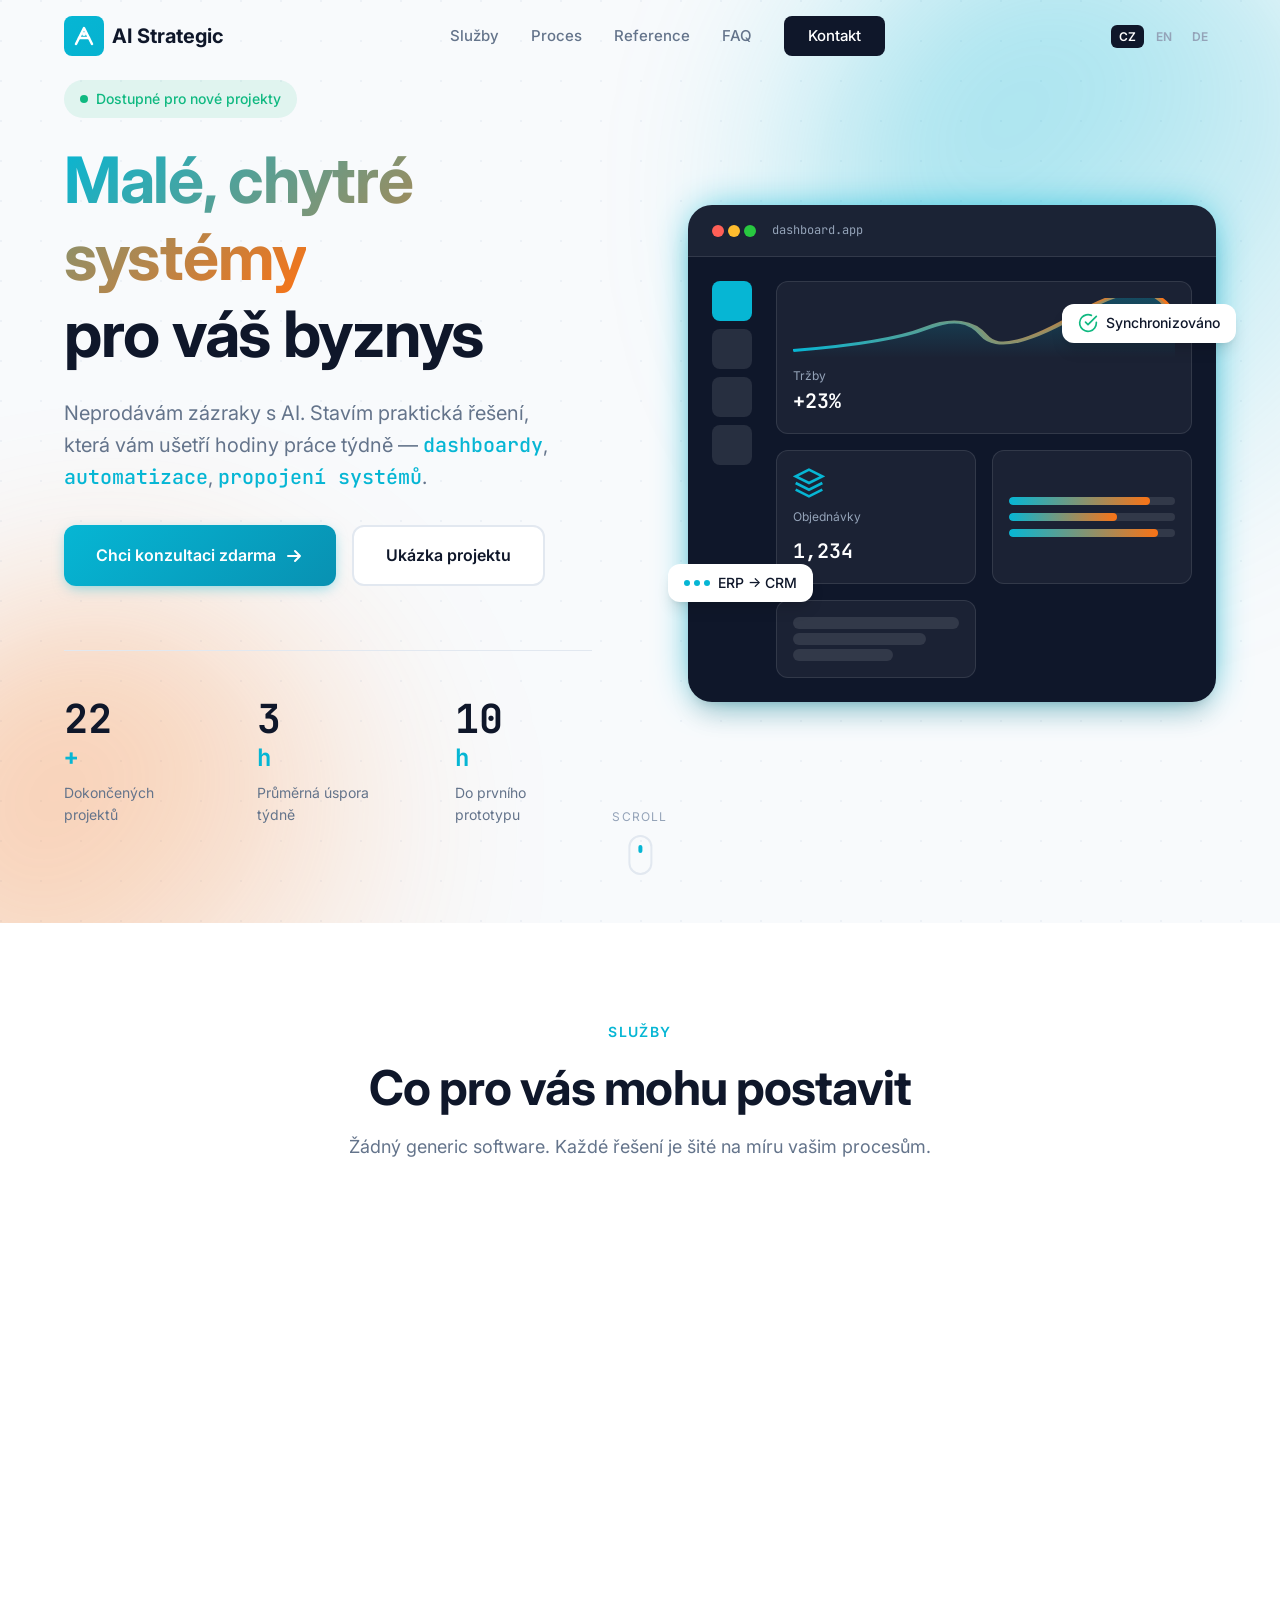
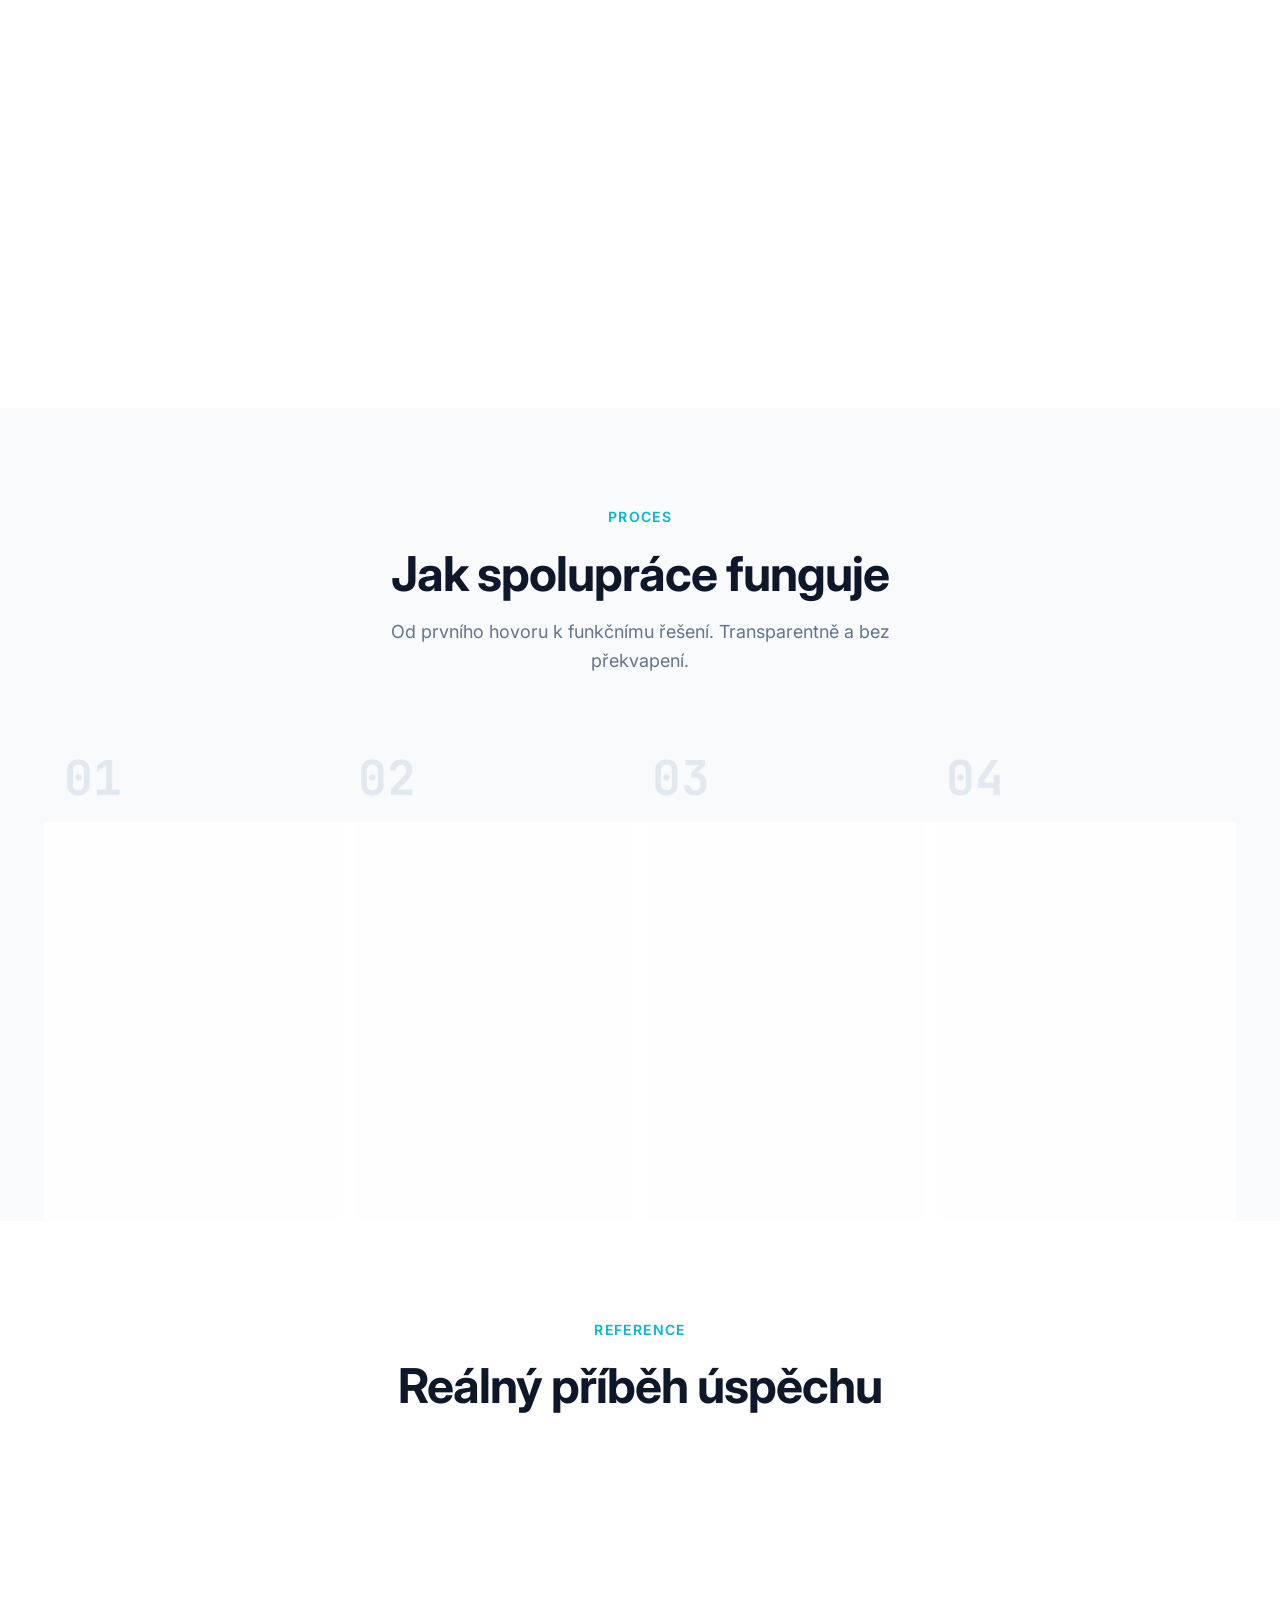
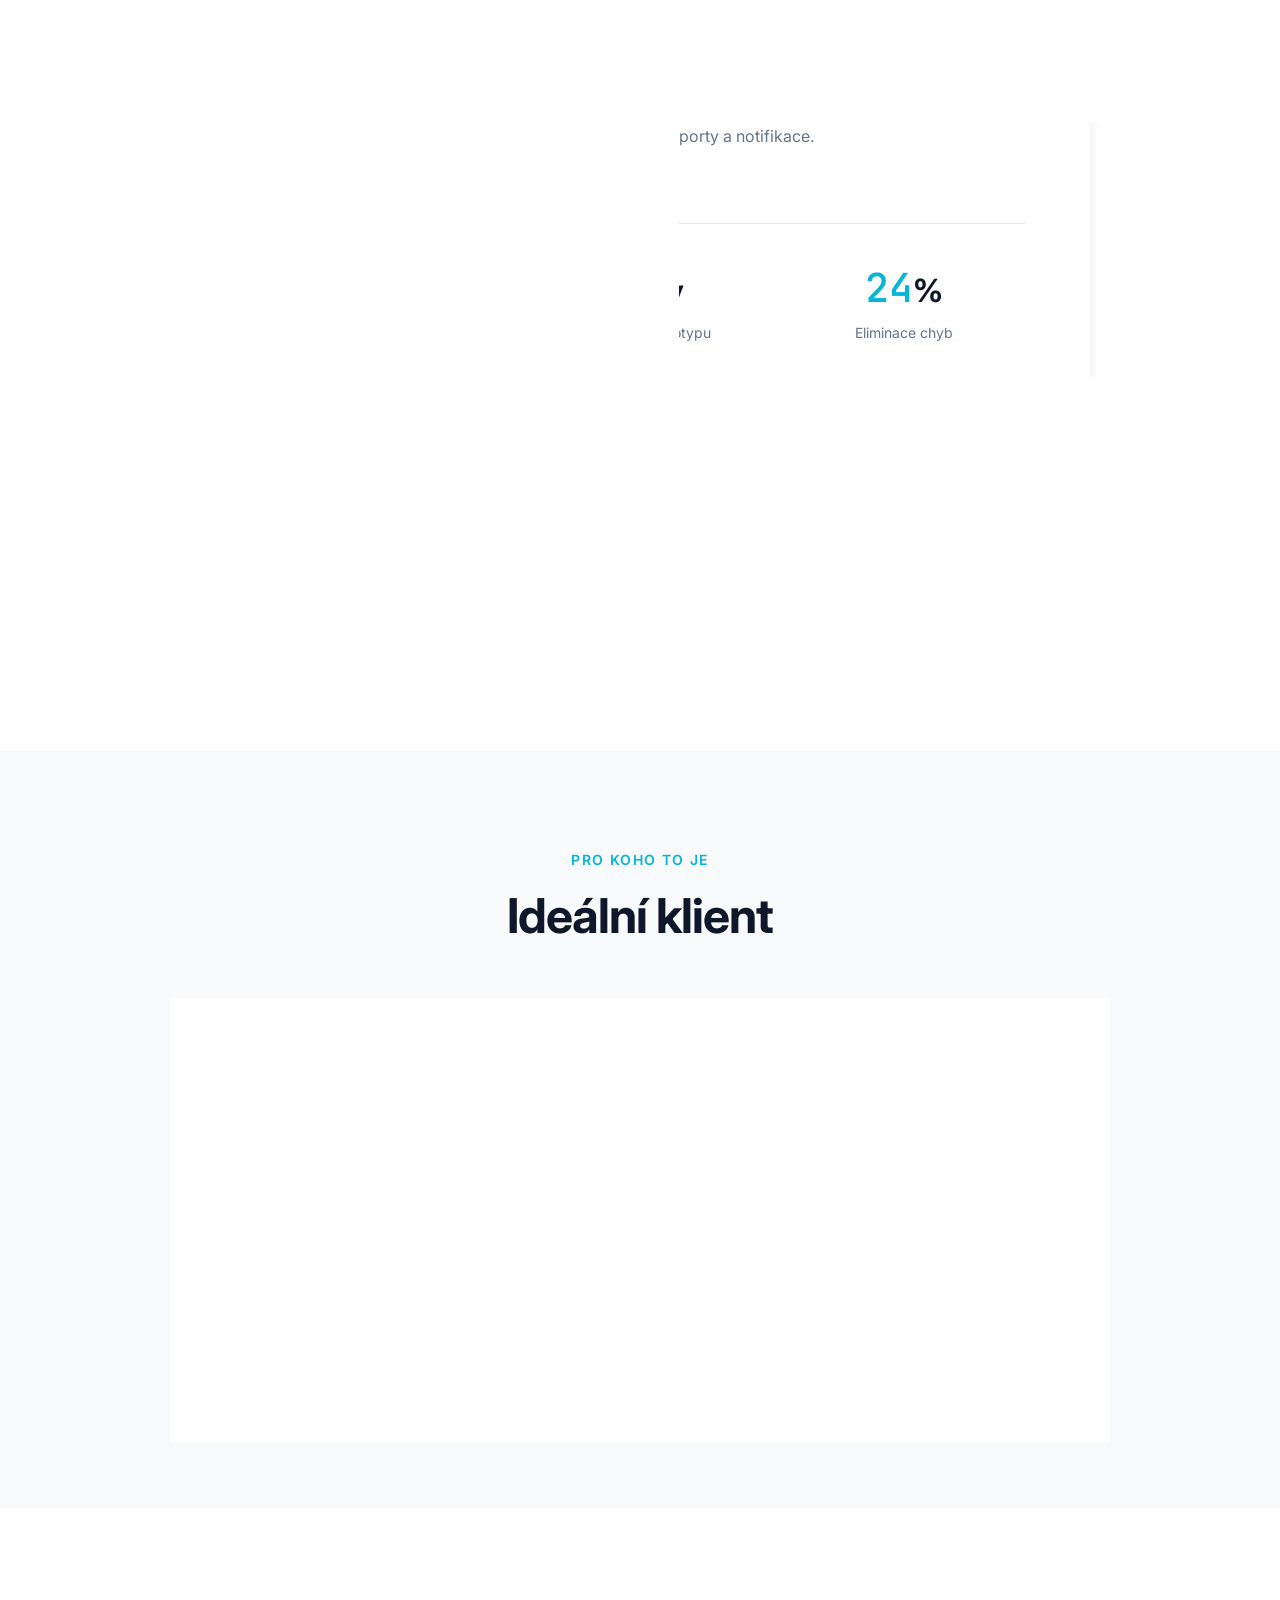
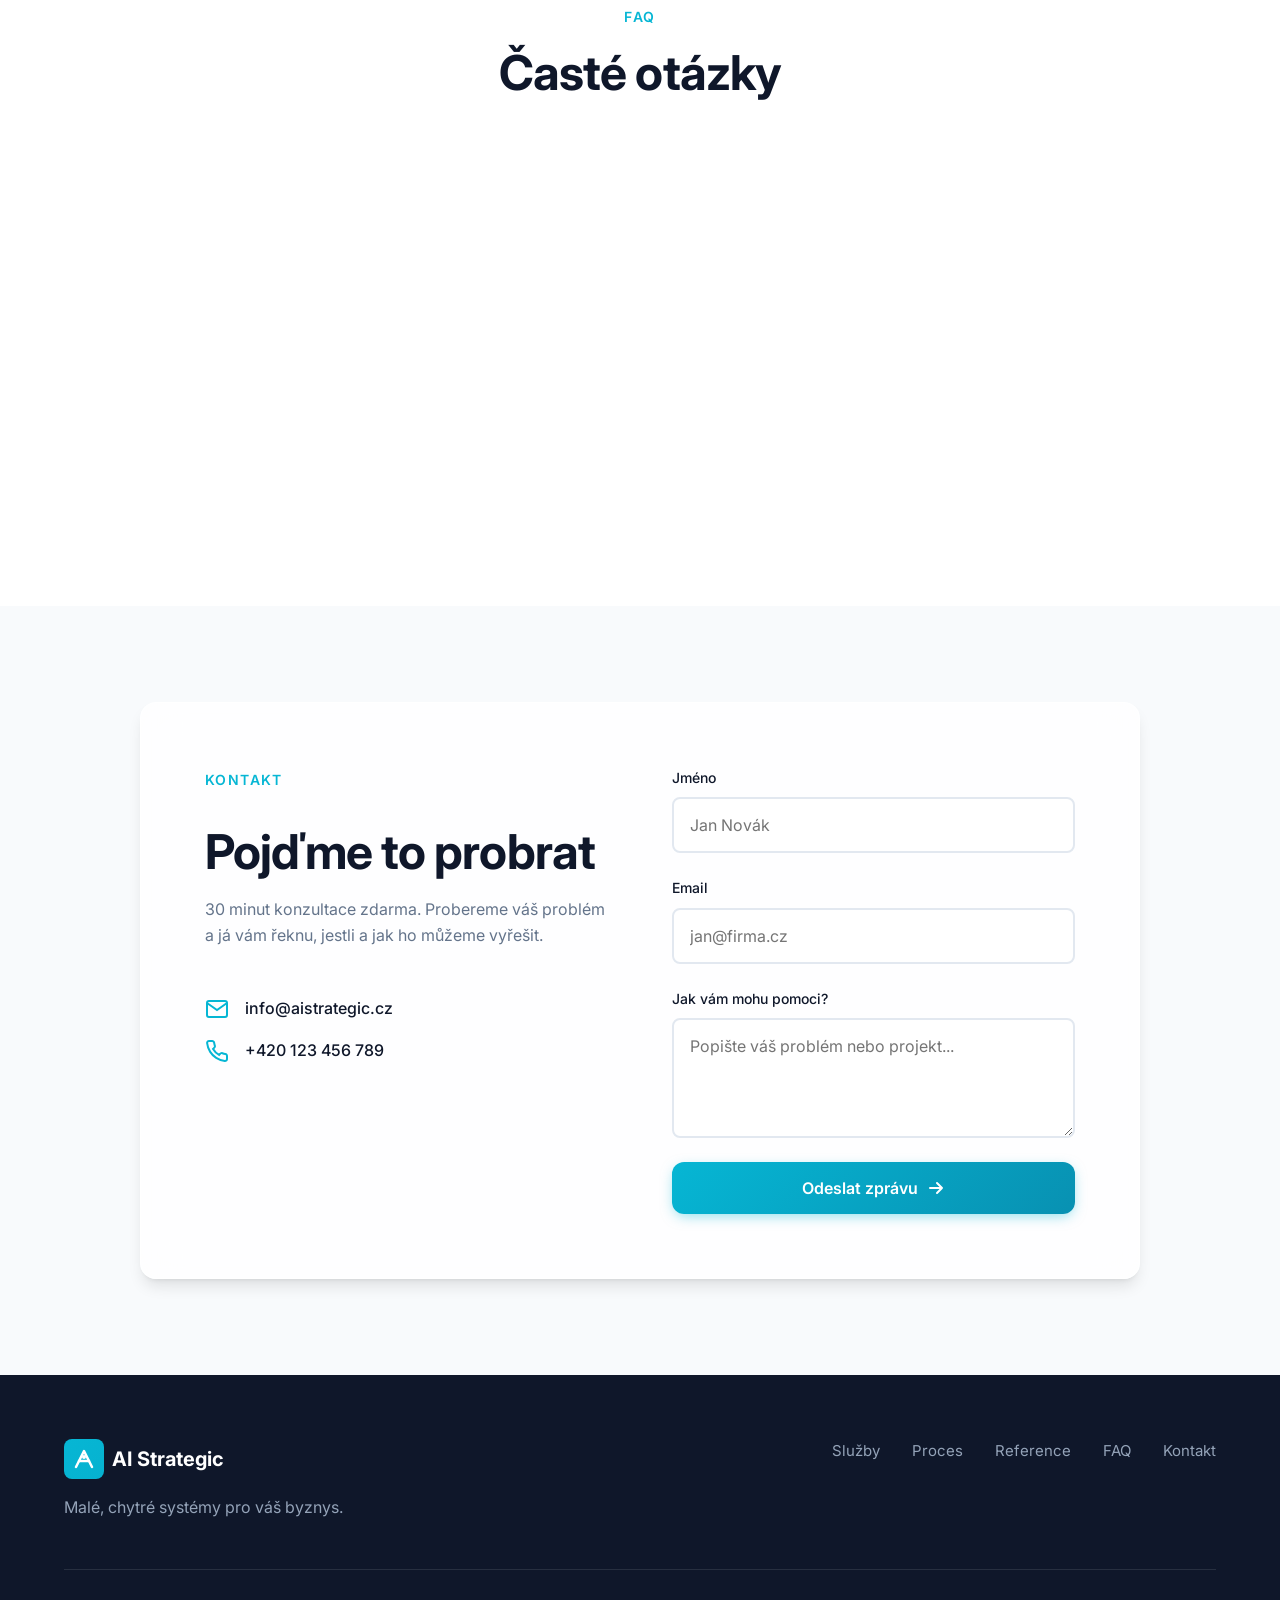
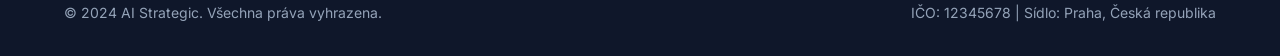
<file: index.html>
<!DOCTYPE html>
<html lang="cs">
<head>
    <meta charset="UTF-8">
    <meta name="viewport" content="width=device-width, initial-scale=1.0">
    <title>AI Strategic | Malé, chytré systémy pro váš byznys</title>
    <link rel="preconnect" href="https://fonts.googleapis.com">
    <link rel="preconnect" href="https://fonts.gstatic.com" crossorigin>
    <link href="https://fonts.googleapis.com/css2?family=Inter:wght@400;500;600;700;800&family=JetBrains+Mono:wght@400;500&display=swap" rel="stylesheet">
    <link rel="stylesheet" href="styles.css">
</head>
<body>
    <!-- Navigation -->
    <nav class="nav" id="nav">
        <div class="nav-container">
            <a href="#" class="logo">
                <svg class="logo-icon" viewBox="0 0 40 40" fill="none" xmlns="http://www.w3.org/2000/svg">
                    <rect width="40" height="40" rx="8" fill="url(#logo-gradient)"/>
                    <path d="M12 28L20 12L28 28" stroke="white" stroke-width="2.5" stroke-linecap="round" stroke-linejoin="round"/>
                    <path d="M15 22H25" stroke="white" stroke-width="2.5" stroke-linecap="round"/>
                    <circle cx="20" cy="18" r="2" fill="white"/>
                    <defs>
                        <linearGradient id="logo-gradient" x1="0" y1="0" x2="40" y2="40">
                            <stop offset="0%" stop-color="#06B6D4"/>
                            <stop offset="100%" stop-color="#0F172A"/>
                        </linearGradient>
                    </defs>
                </svg>
                <span>AI Strategic</span>
            </a>
            <div class="nav-links">
                <a href="#services">Služby</a>
                <a href="#process">Proces</a>
                <a href="#case-study">Reference</a>
                <a href="#faq">FAQ</a>
                <a href="#contact" class="nav-cta">Kontakt</a>
            </div>
            <div class="nav-lang">
                <button class="lang-btn active">CZ</button>
                <button class="lang-btn">EN</button>
                <button class="lang-btn">DE</button>
            </div>
            <button class="mobile-menu-btn" aria-label="Menu">
                <span></span>
                <span></span>
                <span></span>
            </button>
        </div>
    </nav>

    <!-- Hero Section -->
    <section class="hero">
        <div class="hero-bg">
            <div class="grid-pattern"></div>
            <div class="gradient-orb gradient-orb-1"></div>
            <div class="gradient-orb gradient-orb-2"></div>
        </div>
        <div class="container hero-content">
            <div class="hero-text">
                <div class="hero-badge">
                    <span class="pulse"></span>
                    Dostupné pro nové projekty
                </div>
                <h1>
                    <span class="gradient-text">Malé, chytré systémy</span>
                    <br>pro váš byznys
                </h1>
                <p class="hero-description">
                    Neprodávám zázraky s AI. Stavím praktická řešení, která vám ušetří hodiny práce týdně —
                    <span class="mono-text">dashboardy</span>, <span class="mono-text">automatizace</span>,
                    <span class="mono-text">propojení systémů</span>.
                </p>
                <div class="hero-cta">
                    <a href="#contact" class="btn btn-primary">
                        <span>Chci konzultaci zdarma</span>
                        <svg width="20" height="20" viewBox="0 0 20 20" fill="none">
                            <path d="M4 10H16M16 10L11 5M16 10L11 15" stroke="currentColor" stroke-width="2" stroke-linecap="round" stroke-linejoin="round"/>
                        </svg>
                    </a>
                    <a href="#case-study" class="btn btn-secondary">Ukázka projektu</a>
                </div>
                <div class="hero-stats">
                    <div class="stat">
                        <span class="stat-number" data-count="50">0</span><span class="stat-suffix">+</span>
                        <span class="stat-label">Dokončených projektů</span>
                    </div>
                    <div class="stat">
                        <span class="stat-number" data-count="8">0</span><span class="stat-suffix">h</span>
                        <span class="stat-label">Průměrná úspora týdně</span>
                    </div>
                    <div class="stat">
                        <span class="stat-number" data-count="24">0</span><span class="stat-suffix">h</span>
                        <span class="stat-label">Do prvního prototypu</span>
                    </div>
                </div>
            </div>
            <div class="hero-visual">
                <div class="dashboard-preview">
                    <div class="dashboard-header">
                        <div class="dashboard-dots">
                            <span></span><span></span><span></span>
                        </div>
                        <span class="dashboard-title">dashboard.app</span>
                    </div>
                    <div class="dashboard-content">
                        <div class="dashboard-sidebar">
                            <div class="sidebar-item active"></div>
                            <div class="sidebar-item"></div>
                            <div class="sidebar-item"></div>
                            <div class="sidebar-item"></div>
                        </div>
                        <div class="dashboard-main">
                            <div class="dashboard-card card-chart">
                                <div class="mini-chart">
                                    <svg viewBox="0 0 100 40" preserveAspectRatio="none">
                                        <path class="chart-line" d="M0,35 Q25,30 35,20 T50,25 T75,10 T100,15" fill="none" stroke="url(#chart-gradient)" stroke-width="2"/>
                                        <path class="chart-area" d="M0,35 Q25,30 35,20 T50,25 T75,10 T100,15 L100,40 L0,40 Z" fill="url(#chart-gradient-area)"/>
                                        <defs>
                                            <linearGradient id="chart-gradient" x1="0%" y1="0%" x2="100%" y2="0%">
                                                <stop offset="0%" stop-color="#06B6D4"/>
                                                <stop offset="100%" stop-color="#F97316"/>
                                            </linearGradient>
                                            <linearGradient id="chart-gradient-area" x1="0%" y1="0%" x2="0%" y2="100%">
                                                <stop offset="0%" stop-color="#06B6D4" stop-opacity="0.3"/>
                                                <stop offset="100%" stop-color="#06B6D4" stop-opacity="0"/>
                                            </linearGradient>
                                        </defs>
                                    </svg>
                                </div>
                                <div class="card-label">Tržby</div>
                                <div class="card-value">+23%</div>
                            </div>
                            <div class="dashboard-card card-metric">
                                <div class="metric-icon">
                                    <svg viewBox="0 0 24 24" fill="none">
                                        <path d="M12 2L2 7L12 12L22 7L12 2Z" stroke="#06B6D4" stroke-width="2"/>
                                        <path d="M2 17L12 22L22 17" stroke="#06B6D4" stroke-width="2"/>
                                        <path d="M2 12L12 17L22 12" stroke="#06B6D4" stroke-width="2"/>
                                    </svg>
                                </div>
                                <div class="card-label">Objednávky</div>
                                <div class="card-value">1,234</div>
                            </div>
                            <div class="dashboard-card card-status">
                                <div class="status-bars">
                                    <div class="status-bar" style="--width: 85%"></div>
                                    <div class="status-bar" style="--width: 65%"></div>
                                    <div class="status-bar" style="--width: 90%"></div>
                                </div>
                            </div>
                            <div class="dashboard-card card-list">
                                <div class="list-item"></div>
                                <div class="list-item"></div>
                                <div class="list-item"></div>
                            </div>
                        </div>
                    </div>
                    <!-- Floating elements -->
                    <div class="floating-element float-1">
                        <svg viewBox="0 0 24 24" fill="none">
                            <path d="M22 11.08V12C21.9988 14.1564 21.3005 16.2547 20.0093 17.9818C18.7182 19.709 16.9033 20.9725 14.8354 21.5839C12.7674 22.1953 10.5573 22.1219 8.53447 21.3746C6.51168 20.6273 4.78465 19.2461 3.61096 17.4371C2.43727 15.628 1.87979 13.4881 2.02168 11.3363C2.16356 9.18455 2.99721 7.13631 4.39828 5.49706C5.79935 3.85781 7.69279 2.71537 9.79619 2.24013C11.8996 1.7649 14.1003 1.98232 16.07 2.85999" stroke="#10B981" stroke-width="2" stroke-linecap="round"/>
                            <path d="M22 4L12 14.01L9 11.01" stroke="#10B981" stroke-width="2" stroke-linecap="round" stroke-linejoin="round"/>
                        </svg>
                        <span>Synchronizováno</span>
                    </div>
                    <div class="floating-element float-2">
                        <div class="data-flow">
                            <span class="flow-dot"></span>
                            <span class="flow-dot"></span>
                            <span class="flow-dot"></span>
                        </div>
                        <span>ERP → CRM</span>
                    </div>
                </div>
            </div>
        </div>
        <div class="hero-scroll">
            <span>Scroll</span>
            <div class="scroll-indicator">
                <span></span>
            </div>
        </div>
    </section>

    <!-- Services Section -->
    <section class="services" id="services">
        <div class="container">
            <div class="section-header">
                <span class="section-label">Služby</span>
                <h2>Co pro vás mohu postavit</h2>
                <p>Žádný generic software. Každé řešení je šité na míru vašim procesům.</p>
            </div>
            <div class="services-grid">
                <div class="service-card service-card-large glass-card">
                    <div class="service-icon">
                        <svg viewBox="0 0 48 48" fill="none">
                            <rect x="4" y="8" width="40" height="32" rx="4" stroke="currentColor" stroke-width="2"/>
                            <path d="M4 16H44" stroke="currentColor" stroke-width="2"/>
                            <rect x="8" y="20" width="16" height="8" rx="2" fill="currentColor" opacity="0.2"/>
                            <rect x="8" y="32" width="12" height="4" rx="1" fill="currentColor" opacity="0.2"/>
                            <rect x="28" y="20" width="12" height="16" rx="2" fill="currentColor" opacity="0.2"/>
                        </svg>
                    </div>
                    <h3>Manažerské dashboardy</h3>
                    <p>Všechna důležitá čísla na jednom místě. Žádné ruční kompilování Excelů — data se aktualizují automaticky v reálném čase.</p>
                    <ul class="service-features">
                        <li>Real-time metriky</li>
                        <li>Mobilní přístup</li>
                        <li>Automatické reporty</li>
                    </ul>
                    <div class="service-tag">Nejžádanější</div>
                </div>
                <div class="service-card glass-card">
                    <div class="service-icon">
                        <svg viewBox="0 0 48 48" fill="none">
                            <circle cx="16" cy="24" r="8" stroke="currentColor" stroke-width="2"/>
                            <circle cx="32" cy="24" r="8" stroke="currentColor" stroke-width="2"/>
                            <path d="M24 24H24" stroke="currentColor" stroke-width="2" stroke-linecap="round"/>
                            <path d="M8 24L4 24" stroke="currentColor" stroke-width="2" stroke-linecap="round"/>
                            <path d="M44 24L40 24" stroke="currentColor" stroke-width="2" stroke-linecap="round"/>
                            <path d="M16 12V8" stroke="currentColor" stroke-width="2" stroke-linecap="round"/>
                            <path d="M32 40V36" stroke="currentColor" stroke-width="2" stroke-linecap="round"/>
                        </svg>
                    </div>
                    <h3>Propojení systémů</h3>
                    <p>ERP, CRM, WMS, helpdesk — propojím vaše existující nástroje, aby spolu komunikovaly.</p>
                    <ul class="service-features">
                        <li>API integrace</li>
                        <li>Automatická synchronizace</li>
                    </ul>
                </div>
                <div class="service-card glass-card">
                    <div class="service-icon">
                        <svg viewBox="0 0 48 48" fill="none">
                            <rect x="8" y="4" width="32" height="40" rx="4" stroke="currentColor" stroke-width="2"/>
                            <path d="M16 12H32" stroke="currentColor" stroke-width="2" stroke-linecap="round"/>
                            <path d="M16 20H28" stroke="currentColor" stroke-width="2" stroke-linecap="round"/>
                            <path d="M16 28H24" stroke="currentColor" stroke-width="2" stroke-linecap="round"/>
                            <circle cx="32" cy="36" r="8" fill="currentColor" opacity="0.2"/>
                            <path d="M30 36L32 38L36 34" stroke="currentColor" stroke-width="2" stroke-linecap="round" stroke-linejoin="round"/>
                        </svg>
                    </div>
                    <h3>Interní aplikace</h3>
                    <p>Specializované nástroje pro konkrétní role — dispečery, obchodníky, operations.</p>
                    <ul class="service-features">
                        <li>Mobile-first</li>
                        <li>Offline podpora</li>
                    </ul>
                </div>
                <div class="service-card glass-card">
                    <div class="service-icon">
                        <svg viewBox="0 0 48 48" fill="none">
                            <path d="M24 4V12" stroke="currentColor" stroke-width="2" stroke-linecap="round"/>
                            <path d="M24 36V44" stroke="currentColor" stroke-width="2" stroke-linecap="round"/>
                            <path d="M4 24H12" stroke="currentColor" stroke-width="2" stroke-linecap="round"/>
                            <path d="M36 24H44" stroke="currentColor" stroke-width="2" stroke-linecap="round"/>
                            <circle cx="24" cy="24" r="8" stroke="currentColor" stroke-width="2"/>
                            <circle cx="24" cy="24" r="3" fill="currentColor"/>
                        </svg>
                    </div>
                    <h3>Automatizace procesů</h3>
                    <p>Rutinní úkoly, které vás zdržují? Zautomatizuji je — od fakturace po reporty.</p>
                    <ul class="service-features">
                        <li>Úspora 5-15h týdně</li>
                        <li>Zero-error procesy</li>
                    </ul>
                </div>
            </div>
        </div>
    </section>

    <!-- Process Section -->
    <section class="process" id="process">
        <div class="container">
            <div class="section-header">
                <span class="section-label">Proces</span>
                <h2>Jak spolupráce funguje</h2>
                <p>Od prvního hovoru k funkčnímu řešení. Transparentně a bez překvapení.</p>
            </div>
            <div class="process-timeline">
                <div class="process-step">
                    <div class="step-number">01</div>
                    <div class="step-content glass-card">
                        <div class="step-icon">
                            <svg viewBox="0 0 24 24" fill="none">
                                <path d="M21 11.5C21.0034 12.8199 20.6951 14.1219 20.1 15.3C19.3944 16.7118 18.3098 17.8992 16.9674 18.7293C15.6251 19.5594 14.0782 19.9994 12.5 20C11.1801 20.0035 9.87812 19.6951 8.7 19.1L3 21L4.9 15.3C4.30493 14.1219 3.99656 12.8199 4 11.5C4.00061 9.92179 4.44061 8.37488 5.27072 7.03258C6.10083 5.69028 7.28825 4.6056 8.7 3.90003C9.87812 3.30496 11.1801 2.99659 12.5 3.00003H13C15.0843 3.11502 17.053 3.99479 18.5291 5.47089C20.0052 6.94699 20.885 8.91568 21 11V11.5Z" stroke="currentColor" stroke-width="2" stroke-linecap="round" stroke-linejoin="round"/>
                            </svg>
                        </div>
                        <h3>Konzultace zdarma</h3>
                        <p>30 minut video call. Probereme váš problém a já vám řeknu, jestli dává smysl ho řešit technologií.</p>
                        <span class="step-time">30 min</span>
                    </div>
                    <div class="step-connector">
                        <svg viewBox="0 0 24 80" fill="none">
                            <path d="M12 0V80" stroke="url(#connector-gradient)" stroke-width="2" stroke-dasharray="4 4"/>
                            <defs>
                                <linearGradient id="connector-gradient" x1="12" y1="0" x2="12" y2="80" gradientUnits="userSpaceOnUse">
                                    <stop stop-color="#06B6D4"/>
                                    <stop offset="1" stop-color="#06B6D4" stop-opacity="0"/>
                                </linearGradient>
                            </defs>
                        </svg>
                    </div>
                </div>
                <div class="process-step">
                    <div class="step-number">02</div>
                    <div class="step-content glass-card">
                        <div class="step-icon">
                            <svg viewBox="0 0 24 24" fill="none">
                                <path d="M14 2H6C5.46957 2 4.96086 2.21071 4.58579 2.58579C4.21071 2.96086 4 3.46957 4 4V20C4 20.5304 4.21071 21.0391 4.58579 21.4142C4.96086 21.7893 5.46957 22 6 22H18C18.5304 22 19.0391 21.7893 19.4142 21.4142C19.7893 21.0391 20 20.5304 20 20V8L14 2Z" stroke="currentColor" stroke-width="2" stroke-linecap="round" stroke-linejoin="round"/>
                                <path d="M14 2V8H20" stroke="currentColor" stroke-width="2" stroke-linecap="round" stroke-linejoin="round"/>
                                <path d="M16 13H8" stroke="currentColor" stroke-width="2" stroke-linecap="round"/>
                                <path d="M16 17H8" stroke="currentColor" stroke-width="2" stroke-linecap="round"/>
                            </svg>
                        </div>
                        <h3>Návrh řešení</h3>
                        <p>Připravím detailní specifikaci s wireframy a odhadem. Víte přesně, co dostanete a za kolik.</p>
                        <span class="step-time">2-3 dny</span>
                    </div>
                    <div class="step-connector">
                        <svg viewBox="0 0 24 80" fill="none">
                            <path d="M12 0V80" stroke="url(#connector-gradient)" stroke-width="2" stroke-dasharray="4 4"/>
                        </svg>
                    </div>
                </div>
                <div class="process-step">
                    <div class="step-number">03</div>
                    <div class="step-content glass-card">
                        <div class="step-icon">
                            <svg viewBox="0 0 24 24" fill="none">
                                <path d="M12 2L2 7L12 12L22 7L12 2Z" stroke="currentColor" stroke-width="2" stroke-linecap="round" stroke-linejoin="round"/>
                                <path d="M2 17L12 22L22 17" stroke="currentColor" stroke-width="2" stroke-linecap="round" stroke-linejoin="round"/>
                                <path d="M2 12L12 17L22 12" stroke="currentColor" stroke-width="2" stroke-linecap="round" stroke-linejoin="round"/>
                            </svg>
                        </div>
                        <h3>Rychlý prototyp</h3>
                        <p>Do 24 hodin máte první funkční verzi. Můžete si osahat, jak to bude fungovat.</p>
                        <span class="step-time">24 hodin</span>
                    </div>
                    <div class="step-connector">
                        <svg viewBox="0 0 24 80" fill="none">
                            <path d="M12 0V80" stroke="url(#connector-gradient)" stroke-width="2" stroke-dasharray="4 4"/>
                        </svg>
                    </div>
                </div>
                <div class="process-step">
                    <div class="step-number">04</div>
                    <div class="step-content glass-card">
                        <div class="step-icon">
                            <svg viewBox="0 0 24 24" fill="none">
                                <path d="M22 11.08V12C21.9988 14.1564 21.3005 16.2547 20.0093 17.9818C18.7182 19.709 16.9033 20.9725 14.8354 21.5839C12.7674 22.1953 10.5573 22.1219 8.53447 21.3746C6.51168 20.6273 4.78465 19.2461 3.61096 17.4371C2.43727 15.628 1.87979 13.4881 2.02168 11.3363C2.16356 9.18455 2.99721 7.13631 4.39828 5.49706C5.79935 3.85781 7.69279 2.71537 9.79619 2.24013C11.8996 1.7649 14.1003 1.98232 16.07 2.85999" stroke="currentColor" stroke-width="2" stroke-linecap="round" stroke-linejoin="round"/>
                                <path d="M22 4L12 14.01L9 11.01" stroke="currentColor" stroke-width="2" stroke-linecap="round" stroke-linejoin="round"/>
                            </svg>
                        </div>
                        <h3>Iterace & nasazení</h3>
                        <p>Ladíme společně, dokud to není přesně podle vašich potřeb. Pak nasadíme do produkce.</p>
                        <span class="step-time">1-4 týdny</span>
                    </div>
                </div>
            </div>
        </div>
    </section>

    <!-- Case Study Section -->
    <section class="case-study" id="case-study">
        <div class="container">
            <div class="section-header">
                <span class="section-label">Reference</span>
                <h2>Reálný příběh úspěchu</h2>
            </div>
            <div class="case-card glass-card">
                <div class="case-header">
                    <div class="case-company">
                        <div class="company-logo">
                            <span>A</span>
                        </div>
                        <div class="company-info">
                            <h3>ARROW mobile s.r.o.</h3>
                            <span>Logistika & distribuce</span>
                        </div>
                    </div>
                    <div class="case-tags">
                        <span class="tag">Dashboard</span>
                        <span class="tag">Automatizace</span>
                        <span class="tag">Integrace</span>
                    </div>
                </div>
                <div class="case-content">
                    <div class="case-problem">
                        <h4>Problém</h4>
                        <p>Dispečeři trávili 2 hodiny denně ručním přepisováním dat mezi systémy. Management neměl přehled o klíčových metrikách v reálném čase.</p>
                    </div>
                    <div class="case-solution">
                        <h4>Řešení</h4>
                        <p>Vytvořil jsem centrální dashboard propojený s jejich ERP a WMS. Automatizoval jsem rutinní reporty a notifikace.</p>
                    </div>
                </div>
                <div class="case-results">
                    <div class="result">
                        <span class="result-value"><span class="mono-text" data-count="10">0</span>h</span>
                        <span class="result-label">Ušetřeno týdně</span>
                    </div>
                    <div class="result">
                        <span class="result-value"><span class="mono-text" data-count="3">0</span> dny</span>
                        <span class="result-label">Do prvního prototypu</span>
                    </div>
                    <div class="result">
                        <span class="result-value"><span class="mono-text" data-count="100">0</span>%</span>
                        <span class="result-label">Eliminace chyb</span>
                    </div>
                </div>
                <blockquote class="case-quote">
                    <p>"Konečně vidím všechna čísla na jednom místě. Ušetřili jsme minimálně 10 hodin práce týdně."</p>
                    <cite>— Jan Novák, Operations Manager</cite>
                </blockquote>
            </div>
        </div>
    </section>

    <!-- Ideal Client Section -->
    <section class="ideal-client">
        <div class="container">
            <div class="section-header">
                <span class="section-label">Pro koho to je</span>
                <h2>Ideální klient</h2>
            </div>
            <div class="client-grid">
                <div class="client-card glass-card client-yes">
                    <div class="client-icon">
                        <svg viewBox="0 0 24 24" fill="none">
                            <path d="M22 11.08V12C21.9988 14.1564 21.3005 16.2547 20.0093 17.9818C18.7182 19.709 16.9033 20.9725 14.8354 21.5839C12.7674 22.1953 10.5573 22.1219 8.53447 21.3746C6.51168 20.6273 4.78465 19.2461 3.61096 17.4371C2.43727 15.628 1.87979 13.4881 2.02168 11.3363C2.16356 9.18455 2.99721 7.13631 4.39828 5.49706C5.79935 3.85781 7.69279 2.71537 9.79619 2.24013C11.8996 1.7649 14.1003 1.98232 16.07 2.85999" stroke="currentColor" stroke-width="2"/>
                            <path d="M22 4L12 14.01L9 11.01" stroke="currentColor" stroke-width="2" stroke-linecap="round" stroke-linejoin="round"/>
                        </svg>
                    </div>
                    <h3>Tohle je pro vás</h3>
                    <ul>
                        <li>Máte konkrétní proces, který vás zdržuje</li>
                        <li>Potřebujete řešení rychle, ne za půl roku</li>
                        <li>Chcete partnera, ne dodavatele</li>
                        <li>Oceníte přímou komunikaci bez korporátního bullshitu</li>
                        <li>Firma 5-100 zaměstnanců</li>
                    </ul>
                </div>
                <div class="client-card glass-card client-no">
                    <div class="client-icon">
                        <svg viewBox="0 0 24 24" fill="none">
                            <circle cx="12" cy="12" r="10" stroke="currentColor" stroke-width="2"/>
                            <path d="M15 9L9 15" stroke="currentColor" stroke-width="2" stroke-linecap="round"/>
                            <path d="M9 9L15 15" stroke="currentColor" stroke-width="2" stroke-linecap="round"/>
                        </svg>
                    </div>
                    <h3>Tohle pro vás není</h3>
                    <ul>
                        <li>Hledáte "AI které udělá všechno"</li>
                        <li>Potřebujete komplexní ERP systém</li>
                        <li>Máte neomezený čas a budget na enterprise řešení</li>
                        <li>Chcete 50stránkovou dokumentaci před prvním řádkem kódu</li>
                    </ul>
                </div>
            </div>
        </div>
    </section>

    <!-- FAQ Section -->
    <section class="faq" id="faq">
        <div class="container">
            <div class="section-header">
                <span class="section-label">FAQ</span>
                <h2>Časté otázky</h2>
            </div>
            <div class="faq-list">
                <div class="faq-item glass-card">
                    <button class="faq-question">
                        <span>Kolik to stojí?</span>
                        <svg viewBox="0 0 24 24" fill="none">
                            <path d="M6 9L12 15L18 9" stroke="currentColor" stroke-width="2" stroke-linecap="round" stroke-linejoin="round"/>
                        </svg>
                    </button>
                    <div class="faq-answer">
                        <p>Menší projekty (dashboardy, jednoduché automatizace) typicky <span class="mono-text">30-80k Kč</span>. Komplexnější řešení s integracemi <span class="mono-text">80-200k Kč</span>. Přesnou cenu dostanete v návrhu řešení — zdarma a nezávazně.</p>
                    </div>
                </div>
                <div class="faq-item glass-card">
                    <button class="faq-question">
                        <span>Jak dlouho to trvá?</span>
                        <svg viewBox="0 0 24 24" fill="none">
                            <path d="M6 9L12 15L18 9" stroke="currentColor" stroke-width="2" stroke-linecap="round" stroke-linejoin="round"/>
                        </svg>
                    </button>
                    <div class="faq-answer">
                        <p>První prototyp obvykle do <span class="mono-text">24-48 hodin</span>. Hotové řešení v produkci typicky za <span class="mono-text">1-4 týdny</span> podle komplexity.</p>
                    </div>
                </div>
                <div class="faq-item glass-card">
                    <button class="faq-question">
                        <span>Jaké technologie používáte?</span>
                        <svg viewBox="0 0 24 24" fill="none">
                            <path d="M6 9L12 15L18 9" stroke="currentColor" stroke-width="2" stroke-linecap="round" stroke-linejoin="round"/>
                        </svg>
                    </button>
                    <div class="faq-answer">
                        <p>Moderní stack: <span class="mono-text">React/Next.js</span> pro frontend, <span class="mono-text">Node.js/Python</span> pro backend, cloud hosting (AWS/Vercel). Ale to je moje starost — vy řešíte jen výsledek.</p>
                    </div>
                </div>
                <div class="faq-item glass-card">
                    <button class="faq-question">
                        <span>Co když nebudeme spokojení?</span>
                        <svg viewBox="0 0 24 24" fill="none">
                            <path d="M6 9L12 15L18 9" stroke="currentColor" stroke-width="2" stroke-linecap="round" stroke-linejoin="round"/>
                        </svg>
                    </button>
                    <div class="faq-answer">
                        <p>Iterujeme, dokud to není přesně podle vašich potřeb. Navíc — první konzultace je zdarma a návrh řešení nezávazný. Máte čas se rozhodnout.</p>
                    </div>
                </div>
            </div>
        </div>
    </section>

    <!-- Contact Section -->
    <section class="contact" id="contact">
        <div class="container">
            <div class="contact-wrapper glass-card">
                <div class="contact-info">
                    <span class="section-label">Kontakt</span>
                    <h2>Pojďme to probrat</h2>
                    <p>30 minut konzultace zdarma. Probereme váš problém a já vám řeknu, jestli a jak ho můžeme vyřešit.</p>
                    <div class="contact-details">
                        <div class="contact-item">
                            <svg viewBox="0 0 24 24" fill="none">
                                <path d="M4 4H20C21.1 4 22 4.9 22 6V18C22 19.1 21.1 20 20 20H4C2.9 20 2 19.1 2 18V6C2 4.9 2.9 4 4 4Z" stroke="currentColor" stroke-width="2"/>
                                <path d="M22 6L12 13L2 6" stroke="currentColor" stroke-width="2"/>
                            </svg>
                            <a href="mailto:info@aistrategic.cz">info@aistrategic.cz</a>
                        </div>
                        <div class="contact-item">
                            <svg viewBox="0 0 24 24" fill="none">
                                <path d="M22 16.92V19.92C22.0011 20.1985 21.9441 20.4742 21.8325 20.7294C21.7209 20.9845 21.5573 21.2136 21.3521 21.4019C21.1468 21.5901 20.9046 21.7335 20.6407 21.8227C20.3769 21.9119 20.0974 21.9451 19.82 21.92C16.7428 21.5856 13.787 20.5341 11.19 18.85C8.77382 17.3147 6.72533 15.2662 5.18999 12.85C3.49997 10.2412 2.44824 7.27099 2.11999 4.18C2.09501 3.90347 2.12787 3.62476 2.2165 3.36162C2.30513 3.09849 2.44756 2.85669 2.63476 2.65162C2.82196 2.44655 3.0498 2.28271 3.30379 2.17052C3.55777 2.05833 3.83233 2.00026 4.10999 2H7.10999C7.5953 1.99522 8.06579 2.16708 8.43376 2.48353C8.80173 2.79999 9.04207 3.23945 9.10999 3.72C9.23662 4.68007 9.47144 5.62273 9.80999 6.53C9.94454 6.88792 9.97366 7.27691 9.8939 7.65088C9.81415 8.02485 9.62886 8.36811 9.35999 8.64L8.08999 9.91C9.51355 12.4135 11.5865 14.4864 14.09 15.91L15.36 14.64C15.6319 14.3711 15.9751 14.1858 16.3491 14.1061C16.7231 14.0263 17.1121 14.0555 17.47 14.19C18.3773 14.5286 19.3199 14.7634 20.28 14.89C20.7658 14.9585 21.2094 15.2032 21.5265 15.5775C21.8437 15.9518 22.0122 16.4296 22 16.92Z" stroke="currentColor" stroke-width="2"/>
                            </svg>
                            <a href="tel:+420123456789">+420 123 456 789</a>
                        </div>
                    </div>
                </div>
                <form class="contact-form">
                    <div class="form-group">
                        <label for="name">Jméno</label>
                        <input type="text" id="name" name="name" placeholder="Jan Novák" required>
                    </div>
                    <div class="form-group">
                        <label for="email">Email</label>
                        <input type="email" id="email" name="email" placeholder="jan@firma.cz" required>
                    </div>
                    <div class="form-group">
                        <label for="message">Jak vám mohu pomoci?</label>
                        <textarea id="message" name="message" rows="4" placeholder="Popište váš problém nebo projekt..." required></textarea>
                    </div>
                    <button type="submit" class="btn btn-primary btn-full">
                        <span>Odeslat zprávu</span>
                        <svg width="20" height="20" viewBox="0 0 20 20" fill="none">
                            <path d="M4 10H16M16 10L11 5M16 10L11 15" stroke="currentColor" stroke-width="2" stroke-linecap="round" stroke-linejoin="round"/>
                        </svg>
                    </button>
                </form>
            </div>
        </div>
    </section>

    <!-- Footer -->
    <footer class="footer">
        <div class="container">
            <div class="footer-content">
                <div class="footer-brand">
                    <a href="#" class="logo">
                        <svg class="logo-icon" viewBox="0 0 40 40" fill="none" xmlns="http://www.w3.org/2000/svg">
                            <rect width="40" height="40" rx="8" fill="url(#logo-gradient-footer)"/>
                            <path d="M12 28L20 12L28 28" stroke="white" stroke-width="2.5" stroke-linecap="round" stroke-linejoin="round"/>
                            <path d="M15 22H25" stroke="white" stroke-width="2.5" stroke-linecap="round"/>
                            <circle cx="20" cy="18" r="2" fill="white"/>
                            <defs>
                                <linearGradient id="logo-gradient-footer" x1="0" y1="0" x2="40" y2="40">
                                    <stop offset="0%" stop-color="#06B6D4"/>
                                    <stop offset="100%" stop-color="#0F172A"/>
                                </linearGradient>
                            </defs>
                        </svg>
                        <span>AI Strategic</span>
                    </a>
                    <p>Malé, chytré systémy pro váš byznys.</p>
                </div>
                <div class="footer-links">
                    <a href="#services">Služby</a>
                    <a href="#process">Proces</a>
                    <a href="#case-study">Reference</a>
                    <a href="#faq">FAQ</a>
                    <a href="#contact">Kontakt</a>
                </div>
            </div>
            <div class="footer-bottom">
                <p>&copy; 2024 AI Strategic. Všechna práva vyhrazena.</p>
                <p class="footer-legal">IČO: 12345678 | Sídlo: Praha, Česká republika</p>
            </div>
        </div>
    </footer>

    <script src="script.js"></script>
</body>
</html>
</file>
<file: styles.css>
/* ========================================
   AI Strategic - Technical Elegance Theme
   ======================================== */

/* CSS Variables */
:root {
    /* Colors */
    --color-primary: #0F172A;
    --color-primary-light: #1E293B;
    --color-accent: #06B6D4;
    --color-accent-light: #22D3EE;
    --color-secondary: #F97316;
    --color-secondary-light: #FB923C;
    --color-success: #10B981;
    --color-background: #F8FAFC;
    --color-surface: #FFFFFF;
    --color-surface-elevated: #FFFFFF;
    --color-border: #E2E8F0;
    --color-text: #0F172A;
    --color-text-secondary: #64748B;
    --color-text-muted: #94A3B8;

    /* Typography */
    --font-sans: 'Inter', -apple-system, BlinkMacSystemFont, 'Segoe UI', sans-serif;
    --font-mono: 'JetBrains Mono', 'Fira Code', monospace;

    /* Spacing */
    --space-xs: 0.25rem;
    --space-sm: 0.5rem;
    --space-md: 1rem;
    --space-lg: 1.5rem;
    --space-xl: 2rem;
    --space-2xl: 3rem;
    --space-3xl: 4rem;
    --space-4xl: 6rem;

    /* Border Radius */
    --radius-sm: 0.375rem;
    --radius-md: 0.5rem;
    --radius-lg: 0.75rem;
    --radius-xl: 1rem;
    --radius-2xl: 1.5rem;
    --radius-full: 9999px;

    /* Shadows */
    --shadow-sm: 0 1px 2px 0 rgb(0 0 0 / 0.05);
    --shadow-md: 0 4px 6px -1px rgb(0 0 0 / 0.1), 0 2px 4px -2px rgb(0 0 0 / 0.1);
    --shadow-lg: 0 10px 15px -3px rgb(0 0 0 / 0.1), 0 4px 6px -4px rgb(0 0 0 / 0.1);
    --shadow-xl: 0 20px 25px -5px rgb(0 0 0 / 0.1), 0 8px 10px -6px rgb(0 0 0 / 0.1);
    --shadow-glow: 0 0 40px -10px var(--color-accent);

    /* Transitions */
    --transition-fast: 150ms ease;
    --transition-base: 200ms ease;
    --transition-slow: 300ms ease;
    --transition-bounce: 500ms cubic-bezier(0.68, -0.55, 0.265, 1.55);
}

/* Reset & Base */
*, *::before, *::after {
    box-sizing: border-box;
    margin: 0;
    padding: 0;
}

html {
    scroll-behavior: smooth;
    font-size: 16px;
}

body {
    font-family: var(--font-sans);
    font-size: 1rem;
    line-height: 1.6;
    color: var(--color-text);
    background-color: var(--color-background);
    -webkit-font-smoothing: antialiased;
    -moz-osx-font-smoothing: grayscale;
    overflow-x: hidden;
}

img, svg {
    display: block;
    max-width: 100%;
}

a {
    color: inherit;
    text-decoration: none;
}

button {
    font-family: inherit;
    cursor: pointer;
    border: none;
    background: none;
}

ul, ol {
    list-style: none;
}

/* Container */
.container {
    width: 100%;
    max-width: 1200px;
    margin: 0 auto;
    padding: 0 var(--space-lg);
}

/* Typography */
h1, h2, h3, h4, h5, h6 {
    font-weight: 700;
    line-height: 1.2;
    letter-spacing: -0.02em;
    color: var(--color-primary);
}

h1 {
    font-size: clamp(2.5rem, 5vw, 4rem);
}

h2 {
    font-size: clamp(2rem, 4vw, 3rem);
}

h3 {
    font-size: clamp(1.25rem, 2vw, 1.5rem);
}

.gradient-text {
    background: linear-gradient(135deg, var(--color-accent) 0%, var(--color-secondary) 100%);
    -webkit-background-clip: text;
    -webkit-text-fill-color: transparent;
    background-clip: text;
}

.mono-text {
    font-family: var(--font-mono);
    font-weight: 500;
    color: var(--color-accent);
}

/* Section Styling */
section {
    padding: var(--space-4xl) 0;
}

.section-header {
    text-align: center;
    max-width: 600px;
    margin: 0 auto var(--space-3xl);
}

.section-label {
    display: inline-block;
    font-size: 0.875rem;
    font-weight: 600;
    color: var(--color-accent);
    text-transform: uppercase;
    letter-spacing: 0.1em;
    margin-bottom: var(--space-md);
}

.section-header p {
    color: var(--color-text-secondary);
    font-size: 1.125rem;
    margin-top: var(--space-md);
}

/* Glass Card */
.glass-card {
    background: rgba(255, 255, 255, 0.8);
    backdrop-filter: blur(20px);
    -webkit-backdrop-filter: blur(20px);
    border: 1px solid rgba(255, 255, 255, 0.5);
    border-radius: var(--radius-xl);
    box-shadow: var(--shadow-lg);
    transition: transform var(--transition-base), box-shadow var(--transition-base);
}

.glass-card:hover {
    transform: translateY(-4px);
    box-shadow: var(--shadow-xl);
}

/* Buttons */
.btn {
    display: inline-flex;
    align-items: center;
    justify-content: center;
    gap: var(--space-sm);
    padding: var(--space-md) var(--space-xl);
    font-size: 1rem;
    font-weight: 600;
    border-radius: var(--radius-lg);
    transition: all var(--transition-base);
    white-space: nowrap;
}

.btn-primary {
    background: linear-gradient(135deg, var(--color-accent) 0%, #0891B2 100%);
    color: white;
    box-shadow: 0 4px 14px -3px rgba(6, 182, 212, 0.5);
}

.btn-primary:hover {
    transform: translateY(-2px);
    box-shadow: 0 6px 20px -3px rgba(6, 182, 212, 0.6);
}

.btn-primary:active {
    transform: translateY(0);
}

.btn-secondary {
    background: var(--color-surface);
    color: var(--color-primary);
    border: 2px solid var(--color-border);
}

.btn-secondary:hover {
    border-color: var(--color-accent);
    color: var(--color-accent);
}

.btn-full {
    width: 100%;
}

/* ========================================
   Navigation
   ======================================== */
.nav {
    position: fixed;
    top: 0;
    left: 0;
    right: 0;
    z-index: 1000;
    padding: var(--space-md) 0;
    transition: all var(--transition-base);
}

.nav.scrolled {
    background: rgba(255, 255, 255, 0.9);
    backdrop-filter: blur(20px);
    -webkit-backdrop-filter: blur(20px);
    border-bottom: 1px solid var(--color-border);
    box-shadow: var(--shadow-sm);
}

.nav-container {
    display: flex;
    align-items: center;
    justify-content: space-between;
    max-width: 1200px;
    margin: 0 auto;
    padding: 0 var(--space-lg);
}

.logo {
    display: flex;
    align-items: center;
    gap: var(--space-sm);
    font-size: 1.25rem;
    font-weight: 700;
    color: var(--color-primary);
}

.logo-icon {
    width: 40px;
    height: 40px;
}

.nav-links {
    display: flex;
    align-items: center;
    gap: var(--space-xl);
}

.nav-links a {
    font-size: 0.9375rem;
    font-weight: 500;
    color: var(--color-text-secondary);
    transition: color var(--transition-fast);
    position: relative;
}

.nav-links a::after {
    content: '';
    position: absolute;
    bottom: -4px;
    left: 0;
    width: 0;
    height: 2px;
    background: linear-gradient(90deg, var(--color-accent), var(--color-secondary));
    transition: width var(--transition-base);
}

.nav-links a:hover {
    color: var(--color-primary);
}

.nav-links a:hover::after {
    width: 100%;
}

.nav-cta {
    padding: var(--space-sm) var(--space-lg) !important;
    background: var(--color-primary);
    color: white !important;
    border-radius: var(--radius-md);
}

.nav-cta:hover {
    background: var(--color-primary-light);
}

.nav-cta::after {
    display: none !important;
}

.nav-lang {
    display: flex;
    gap: var(--space-xs);
}

.lang-btn {
    padding: var(--space-xs) var(--space-sm);
    font-size: 0.75rem;
    font-weight: 600;
    color: var(--color-text-muted);
    border-radius: var(--radius-sm);
    transition: all var(--transition-fast);
}

.lang-btn.active,
.lang-btn:hover {
    background: var(--color-primary);
    color: white;
}

.mobile-menu-btn {
    display: none;
    flex-direction: column;
    gap: 5px;
    padding: var(--space-sm);
}

.mobile-menu-btn span {
    display: block;
    width: 24px;
    height: 2px;
    background: var(--color-primary);
    border-radius: 2px;
    transition: all var(--transition-base);
}

/* ========================================
   Hero Section
   ======================================== */
.hero {
    position: relative;
    min-height: 100vh;
    display: flex;
    align-items: center;
    padding-top: 80px;
    overflow: hidden;
}

.hero-bg {
    position: absolute;
    inset: 0;
    z-index: -1;
}

.grid-pattern {
    position: absolute;
    inset: 0;
    background-image:
        radial-gradient(circle at 1px 1px, var(--color-border) 1px, transparent 0);
    background-size: 40px 40px;
    opacity: 0.5;
}

.gradient-orb {
    position: absolute;
    border-radius: 50%;
    filter: blur(100px);
    opacity: 0.5;
    animation: float 20s ease-in-out infinite;
}

.gradient-orb-1 {
    top: -10%;
    right: -10%;
    width: 600px;
    height: 600px;
    background: linear-gradient(135deg, var(--color-accent), transparent);
}

.gradient-orb-2 {
    bottom: -20%;
    left: -10%;
    width: 500px;
    height: 500px;
    background: linear-gradient(135deg, var(--color-secondary), transparent);
    animation-delay: -10s;
}

@keyframes float {
    0%, 100% { transform: translate(0, 0) rotate(0deg); }
    25% { transform: translate(20px, -20px) rotate(5deg); }
    50% { transform: translate(-10px, 20px) rotate(-5deg); }
    75% { transform: translate(-20px, -10px) rotate(3deg); }
}

.hero-content {
    display: grid;
    grid-template-columns: 1fr 1fr;
    gap: var(--space-4xl);
    align-items: center;
}

.hero-badge {
    display: inline-flex;
    align-items: center;
    gap: var(--space-sm);
    padding: var(--space-sm) var(--space-md);
    background: rgba(16, 185, 129, 0.1);
    color: var(--color-success);
    font-size: 0.875rem;
    font-weight: 500;
    border-radius: var(--radius-full);
    margin-bottom: var(--space-lg);
}

.pulse {
    width: 8px;
    height: 8px;
    background: var(--color-success);
    border-radius: 50%;
    animation: pulse 2s ease-in-out infinite;
}

@keyframes pulse {
    0%, 100% { opacity: 1; transform: scale(1); }
    50% { opacity: 0.5; transform: scale(1.5); }
}

.hero-description {
    font-size: 1.25rem;
    color: var(--color-text-secondary);
    margin: var(--space-lg) 0 var(--space-xl);
    max-width: 500px;
}

.hero-cta {
    display: flex;
    gap: var(--space-md);
    flex-wrap: wrap;
}

.hero-stats {
    display: flex;
    gap: var(--space-2xl);
    margin-top: var(--space-3xl);
    padding-top: var(--space-2xl);
    border-top: 1px solid var(--color-border);
}

.stat {
    display: flex;
    flex-direction: column;
}

.stat-number {
    font-family: var(--font-mono);
    font-size: 2.5rem;
    font-weight: 700;
    color: var(--color-primary);
    line-height: 1;
}

.stat-suffix {
    font-family: var(--font-mono);
    font-size: 1.5rem;
    font-weight: 700;
    color: var(--color-accent);
}

.stat-label {
    font-size: 0.875rem;
    color: var(--color-text-secondary);
    margin-top: var(--space-xs);
}

/* Hero Visual - Dashboard Preview */
.hero-visual {
    position: relative;
}

.dashboard-preview {
    background: var(--color-primary);
    border-radius: var(--radius-2xl);
    overflow: hidden;
    box-shadow: var(--shadow-xl), var(--shadow-glow);
    animation: dashboardFloat 6s ease-in-out infinite;
}

@keyframes dashboardFloat {
    0%, 100% { transform: translateY(0) rotate(0deg); }
    50% { transform: translateY(-10px) rotate(1deg); }
}

.dashboard-header {
    display: flex;
    align-items: center;
    gap: var(--space-md);
    padding: var(--space-md) var(--space-lg);
    background: rgba(255, 255, 255, 0.05);
    border-bottom: 1px solid rgba(255, 255, 255, 0.1);
}

.dashboard-dots {
    display: flex;
    gap: var(--space-xs);
}

.dashboard-dots span {
    width: 12px;
    height: 12px;
    border-radius: 50%;
}

.dashboard-dots span:nth-child(1) { background: #FF5F57; }
.dashboard-dots span:nth-child(2) { background: #FEBC2E; }
.dashboard-dots span:nth-child(3) { background: #28C840; }

.dashboard-title {
    font-family: var(--font-mono);
    font-size: 0.75rem;
    color: var(--color-text-muted);
}

.dashboard-content {
    display: flex;
    padding: var(--space-lg);
    gap: var(--space-lg);
}

.dashboard-sidebar {
    display: flex;
    flex-direction: column;
    gap: var(--space-sm);
}

.sidebar-item {
    width: 40px;
    height: 40px;
    background: rgba(255, 255, 255, 0.1);
    border-radius: var(--radius-md);
}

.sidebar-item.active {
    background: var(--color-accent);
}

.dashboard-main {
    flex: 1;
    display: grid;
    grid-template-columns: repeat(2, 1fr);
    gap: var(--space-md);
}

.dashboard-card {
    background: rgba(255, 255, 255, 0.05);
    border-radius: var(--radius-lg);
    padding: var(--space-md);
    border: 1px solid rgba(255, 255, 255, 0.1);
}

.card-chart {
    grid-column: span 2;
}

.mini-chart {
    height: 60px;
    margin-bottom: var(--space-sm);
}

.mini-chart svg {
    width: 100%;
    height: 100%;
}

.chart-line {
    stroke-dasharray: 200;
    stroke-dashoffset: 200;
    animation: drawLine 2s ease forwards;
}

@keyframes drawLine {
    to { stroke-dashoffset: 0; }
}

.card-label {
    font-size: 0.75rem;
    color: var(--color-text-muted);
}

.card-value {
    font-family: var(--font-mono);
    font-size: 1.25rem;
    font-weight: 600;
    color: white;
}

.card-metric {
    display: flex;
    flex-direction: column;
    gap: var(--space-sm);
}

.metric-icon {
    width: 32px;
    height: 32px;
}

.metric-icon svg {
    width: 100%;
    height: 100%;
}

.status-bars {
    display: flex;
    flex-direction: column;
    gap: var(--space-sm);
    height: 100%;
    justify-content: center;
}

.status-bar {
    height: 8px;
    background: rgba(255, 255, 255, 0.1);
    border-radius: var(--radius-full);
    position: relative;
    overflow: hidden;
}

.status-bar::after {
    content: '';
    position: absolute;
    left: 0;
    top: 0;
    height: 100%;
    width: var(--width);
    background: linear-gradient(90deg, var(--color-accent), var(--color-secondary));
    border-radius: var(--radius-full);
    animation: fillBar 1.5s ease forwards;
}

@keyframes fillBar {
    from { width: 0; }
    to { width: var(--width); }
}

.card-list {
    display: flex;
    flex-direction: column;
    gap: var(--space-xs);
}

.list-item {
    height: 12px;
    background: rgba(255, 255, 255, 0.1);
    border-radius: var(--radius-sm);
}

.list-item:nth-child(1) { width: 100%; }
.list-item:nth-child(2) { width: 80%; }
.list-item:nth-child(3) { width: 60%; }

/* Floating Elements */
.floating-element {
    position: absolute;
    display: flex;
    align-items: center;
    gap: var(--space-sm);
    padding: var(--space-sm) var(--space-md);
    background: white;
    border-radius: var(--radius-lg);
    box-shadow: var(--shadow-lg);
    font-size: 0.875rem;
    font-weight: 500;
    animation: floatElement 4s ease-in-out infinite;
}

.floating-element svg {
    width: 20px;
    height: 20px;
}

.float-1 {
    top: 20%;
    right: -20px;
    animation-delay: -1s;
}

.float-2 {
    bottom: 20%;
    left: -20px;
    animation-delay: -2s;
}

@keyframes floatElement {
    0%, 100% { transform: translateY(0); }
    50% { transform: translateY(-10px); }
}

.data-flow {
    display: flex;
    gap: 4px;
}

.flow-dot {
    width: 6px;
    height: 6px;
    background: var(--color-accent);
    border-radius: 50%;
    animation: flowDot 1.5s ease-in-out infinite;
}

.flow-dot:nth-child(2) { animation-delay: 0.2s; }
.flow-dot:nth-child(3) { animation-delay: 0.4s; }

@keyframes flowDot {
    0%, 100% { opacity: 0.3; transform: scale(0.8); }
    50% { opacity: 1; transform: scale(1.2); }
}

/* Hero Scroll Indicator */
.hero-scroll {
    position: absolute;
    bottom: var(--space-2xl);
    left: 50%;
    transform: translateX(-50%);
    display: flex;
    flex-direction: column;
    align-items: center;
    gap: var(--space-sm);
    color: var(--color-text-muted);
    font-size: 0.75rem;
    text-transform: uppercase;
    letter-spacing: 0.1em;
}

.scroll-indicator {
    width: 24px;
    height: 40px;
    border: 2px solid var(--color-border);
    border-radius: var(--radius-full);
    position: relative;
}

.scroll-indicator span {
    position: absolute;
    top: 8px;
    left: 50%;
    transform: translateX(-50%);
    width: 4px;
    height: 8px;
    background: var(--color-accent);
    border-radius: var(--radius-full);
    animation: scrollBounce 2s ease-in-out infinite;
}

@keyframes scrollBounce {
    0%, 100% { top: 8px; opacity: 1; }
    50% { top: 20px; opacity: 0.3; }
}

/* ========================================
   Services Section
   ======================================== */
.services {
    background: white;
}

.services-grid {
    display: grid;
    grid-template-columns: repeat(3, 1fr);
    gap: var(--space-lg);
}

.service-card {
    padding: var(--space-xl);
    position: relative;
    overflow: hidden;
}

.service-card-large {
    grid-column: span 1;
    grid-row: span 2;
    background: linear-gradient(135deg, var(--color-primary) 0%, var(--color-primary-light) 100%);
    color: white;
}

.service-card-large h3,
.service-card-large p {
    color: white;
}

.service-card-large .service-features li {
    color: rgba(255, 255, 255, 0.8);
}

.service-card-large .service-icon {
    color: var(--color-accent);
}

.service-icon {
    width: 48px;
    height: 48px;
    margin-bottom: var(--space-lg);
    color: var(--color-accent);
}

.service-icon svg {
    width: 100%;
    height: 100%;
}

.service-card h3 {
    font-size: 1.25rem;
    margin-bottom: var(--space-md);
}

.service-card p {
    color: var(--color-text-secondary);
    margin-bottom: var(--space-lg);
}

.service-features {
    display: flex;
    flex-direction: column;
    gap: var(--space-sm);
}

.service-features li {
    display: flex;
    align-items: center;
    gap: var(--space-sm);
    font-size: 0.875rem;
    color: var(--color-text-secondary);
}

.service-features li::before {
    content: '';
    width: 6px;
    height: 6px;
    background: var(--color-accent);
    border-radius: 50%;
}

.service-tag {
    position: absolute;
    top: var(--space-lg);
    right: var(--space-lg);
    padding: var(--space-xs) var(--space-sm);
    background: var(--color-secondary);
    color: white;
    font-size: 0.75rem;
    font-weight: 600;
    border-radius: var(--radius-sm);
}

/* ========================================
   Process Section
   ======================================== */
.process {
    background: var(--color-background);
}

.process-timeline {
    display: grid;
    grid-template-columns: repeat(4, 1fr);
    gap: var(--space-lg);
}

.process-step {
    position: relative;
}

.step-number {
    font-family: var(--font-mono);
    font-size: 3rem;
    font-weight: 700;
    color: var(--color-border);
    margin-bottom: var(--space-md);
}

.step-content {
    padding: var(--space-xl);
    height: 100%;
}

.step-icon {
    width: 40px;
    height: 40px;
    margin-bottom: var(--space-md);
    color: var(--color-accent);
}

.step-icon svg {
    width: 100%;
    height: 100%;
}

.step-content h3 {
    font-size: 1.125rem;
    margin-bottom: var(--space-sm);
}

.step-content p {
    font-size: 0.9375rem;
    color: var(--color-text-secondary);
    margin-bottom: var(--space-md);
}

.step-time {
    display: inline-block;
    font-family: var(--font-mono);
    font-size: 0.75rem;
    font-weight: 500;
    color: var(--color-accent);
    padding: var(--space-xs) var(--space-sm);
    background: rgba(6, 182, 212, 0.1);
    border-radius: var(--radius-sm);
}

.step-connector {
    display: none;
}

/* ========================================
   Case Study Section
   ======================================== */
.case-study {
    background: white;
}

.case-card {
    padding: var(--space-3xl);
    max-width: 900px;
    margin: 0 auto;
}

.case-header {
    display: flex;
    justify-content: space-between;
    align-items: flex-start;
    margin-bottom: var(--space-2xl);
    flex-wrap: wrap;
    gap: var(--space-lg);
}

.case-company {
    display: flex;
    align-items: center;
    gap: var(--space-md);
}

.company-logo {
    width: 56px;
    height: 56px;
    background: linear-gradient(135deg, var(--color-accent), var(--color-secondary));
    border-radius: var(--radius-lg);
    display: flex;
    align-items: center;
    justify-content: center;
    color: white;
    font-size: 1.5rem;
    font-weight: 700;
}

.company-info h3 {
    font-size: 1.25rem;
}

.company-info span {
    font-size: 0.875rem;
    color: var(--color-text-secondary);
}

.case-tags {
    display: flex;
    gap: var(--space-sm);
    flex-wrap: wrap;
}

.tag {
    padding: var(--space-xs) var(--space-md);
    background: var(--color-background);
    color: var(--color-text-secondary);
    font-size: 0.75rem;
    font-weight: 500;
    border-radius: var(--radius-full);
}

.case-content {
    display: grid;
    grid-template-columns: 1fr 1fr;
    gap: var(--space-2xl);
    margin-bottom: var(--space-2xl);
}

.case-problem h4,
.case-solution h4 {
    font-size: 0.875rem;
    font-weight: 600;
    color: var(--color-accent);
    text-transform: uppercase;
    letter-spacing: 0.05em;
    margin-bottom: var(--space-sm);
}

.case-problem p,
.case-solution p {
    color: var(--color-text-secondary);
}

.case-results {
    display: flex;
    justify-content: space-around;
    padding: var(--space-xl) 0;
    border-top: 1px solid var(--color-border);
    border-bottom: 1px solid var(--color-border);
    margin-bottom: var(--space-2xl);
}

.result {
    text-align: center;
}

.result-value {
    display: block;
    font-size: 2rem;
    font-weight: 700;
    color: var(--color-primary);
}

.result-value .mono-text {
    font-size: 2.5rem;
}

.result-label {
    font-size: 0.875rem;
    color: var(--color-text-secondary);
}

.case-quote {
    padding: var(--space-xl);
    background: var(--color-background);
    border-radius: var(--radius-lg);
    border-left: 4px solid var(--color-accent);
}

.case-quote p {
    font-size: 1.125rem;
    font-style: italic;
    color: var(--color-text);
    margin-bottom: var(--space-md);
}

.case-quote cite {
    font-size: 0.875rem;
    font-style: normal;
    color: var(--color-text-secondary);
}

/* ========================================
   Ideal Client Section
   ======================================== */
.ideal-client {
    background: var(--color-background);
}

.client-grid {
    display: grid;
    grid-template-columns: repeat(2, 1fr);
    gap: var(--space-lg);
    max-width: 900px;
    margin: 0 auto;
}

.client-card {
    padding: var(--space-xl);
}

.client-icon {
    width: 48px;
    height: 48px;
    margin-bottom: var(--space-lg);
}

.client-icon svg {
    width: 100%;
    height: 100%;
}

.client-yes .client-icon {
    color: var(--color-success);
}

.client-no .client-icon {
    color: var(--color-secondary);
}

.client-card h3 {
    font-size: 1.25rem;
    margin-bottom: var(--space-lg);
}

.client-card ul {
    display: flex;
    flex-direction: column;
    gap: var(--space-md);
}

.client-card li {
    display: flex;
    align-items: flex-start;
    gap: var(--space-sm);
    color: var(--color-text-secondary);
}

.client-yes li::before {
    content: '';
    width: 20px;
    height: 20px;
    flex-shrink: 0;
    background: var(--color-success);
    mask: url("data:image/svg+xml,%3Csvg xmlns='http://www.w3.org/2000/svg' viewBox='0 0 24 24' fill='none' stroke='currentColor' stroke-width='3'%3E%3Cpath d='M20 6L9 17l-5-5'/%3E%3C/svg%3E") center/contain no-repeat;
    -webkit-mask: url("data:image/svg+xml,%3Csvg xmlns='http://www.w3.org/2000/svg' viewBox='0 0 24 24' fill='none' stroke='currentColor' stroke-width='3'%3E%3Cpath d='M20 6L9 17l-5-5'/%3E%3C/svg%3E") center/contain no-repeat;
}

.client-no li::before {
    content: '';
    width: 20px;
    height: 20px;
    flex-shrink: 0;
    background: var(--color-secondary);
    mask: url("data:image/svg+xml,%3Csvg xmlns='http://www.w3.org/2000/svg' viewBox='0 0 24 24' fill='none' stroke='currentColor' stroke-width='3'%3E%3Cpath d='M18 6L6 18M6 6l12 12'/%3E%3C/svg%3E") center/contain no-repeat;
    -webkit-mask: url("data:image/svg+xml,%3Csvg xmlns='http://www.w3.org/2000/svg' viewBox='0 0 24 24' fill='none' stroke='currentColor' stroke-width='3'%3E%3Cpath d='M18 6L6 18M6 6l12 12'/%3E%3C/svg%3E") center/contain no-repeat;
}

/* ========================================
   FAQ Section
   ======================================== */
.faq {
    background: white;
}

.faq-list {
    max-width: 700px;
    margin: 0 auto;
    display: flex;
    flex-direction: column;
    gap: var(--space-md);
}

.faq-item {
    overflow: hidden;
}

.faq-question {
    width: 100%;
    display: flex;
    justify-content: space-between;
    align-items: center;
    padding: var(--space-lg) var(--space-xl);
    font-size: 1rem;
    font-weight: 600;
    color: var(--color-primary);
    text-align: left;
    transition: color var(--transition-fast);
}

.faq-question:hover {
    color: var(--color-accent);
}

.faq-question svg {
    width: 24px;
    height: 24px;
    color: var(--color-text-muted);
    transition: transform var(--transition-base);
}

.faq-item.active .faq-question svg {
    transform: rotate(180deg);
}

.faq-answer {
    max-height: 0;
    overflow: hidden;
    transition: max-height var(--transition-slow), padding var(--transition-slow);
}

.faq-item.active .faq-answer {
    max-height: 200px;
}

.faq-answer p {
    padding: 0 var(--space-xl) var(--space-lg);
    color: var(--color-text-secondary);
}

/* ========================================
   Contact Section
   ======================================== */
.contact {
    background: var(--color-background);
}

.contact-wrapper {
    display: grid;
    grid-template-columns: 1fr 1fr;
    gap: var(--space-3xl);
    padding: var(--space-3xl);
    max-width: 1000px;
    margin: 0 auto;
}

.contact-info h2 {
    margin-top: var(--space-md);
}

.contact-info > p {
    color: var(--color-text-secondary);
    margin: var(--space-md) 0 var(--space-2xl);
}

.contact-details {
    display: flex;
    flex-direction: column;
    gap: var(--space-md);
}

.contact-item {
    display: flex;
    align-items: center;
    gap: var(--space-md);
}

.contact-item svg {
    width: 24px;
    height: 24px;
    color: var(--color-accent);
}

.contact-item a {
    color: var(--color-text);
    font-weight: 500;
    transition: color var(--transition-fast);
}

.contact-item a:hover {
    color: var(--color-accent);
}

.contact-form {
    display: flex;
    flex-direction: column;
    gap: var(--space-lg);
}

.form-group {
    display: flex;
    flex-direction: column;
    gap: var(--space-sm);
}

.form-group label {
    font-size: 0.875rem;
    font-weight: 500;
    color: var(--color-text);
}

.form-group input,
.form-group textarea {
    padding: var(--space-md);
    font-family: inherit;
    font-size: 1rem;
    color: var(--color-text);
    background: white;
    border: 2px solid var(--color-border);
    border-radius: var(--radius-md);
    transition: border-color var(--transition-fast), box-shadow var(--transition-fast);
}

.form-group input:focus,
.form-group textarea:focus {
    outline: none;
    border-color: var(--color-accent);
    box-shadow: 0 0 0 3px rgba(6, 182, 212, 0.1);
}

.form-group textarea {
    resize: vertical;
    min-height: 120px;
}

/* ========================================
   Footer
   ======================================== */
.footer {
    background: var(--color-primary);
    color: white;
    padding: var(--space-3xl) 0 var(--space-xl);
}

.footer-content {
    display: flex;
    justify-content: space-between;
    align-items: flex-start;
    padding-bottom: var(--space-2xl);
    border-bottom: 1px solid rgba(255, 255, 255, 0.1);
}

.footer-brand .logo {
    color: white;
    margin-bottom: var(--space-md);
}

.footer-brand p {
    color: var(--color-text-muted);
}

.footer-links {
    display: flex;
    gap: var(--space-xl);
}

.footer-links a {
    color: var(--color-text-muted);
    font-size: 0.9375rem;
    transition: color var(--transition-fast);
}

.footer-links a:hover {
    color: white;
}

.footer-bottom {
    padding-top: var(--space-xl);
    display: flex;
    justify-content: space-between;
    font-size: 0.875rem;
    color: var(--color-text-muted);
}

.footer-legal {
    color: var(--color-text-muted);
}

/* ========================================
   Animations - Scroll Reveal
   ======================================== */
.fade-up {
    opacity: 0;
    transform: translateY(30px);
    transition: opacity 0.6s ease, transform 0.6s ease;
}

.fade-up.visible {
    opacity: 1;
    transform: translateY(0);
}

/* Stagger delays */
.stagger-1 { transition-delay: 0.1s; }
.stagger-2 { transition-delay: 0.2s; }
.stagger-3 { transition-delay: 0.3s; }
.stagger-4 { transition-delay: 0.4s; }

/* ========================================
   Responsive Design
   ======================================== */
@media (max-width: 1024px) {
    .hero-content {
        grid-template-columns: 1fr;
        gap: var(--space-3xl);
    }

    .hero-visual {
        max-width: 500px;
        margin: 0 auto;
    }

    .services-grid {
        grid-template-columns: repeat(2, 1fr);
    }

    .service-card-large {
        grid-column: span 2;
        grid-row: span 1;
    }

    .process-timeline {
        grid-template-columns: repeat(2, 1fr);
    }
}

@media (max-width: 768px) {
    section {
        padding: var(--space-3xl) 0;
    }

    .nav-links,
    .nav-lang {
        display: none;
    }

    .mobile-menu-btn {
        display: flex;
    }

    .hero {
        min-height: auto;
        padding: 120px 0 var(--space-3xl);
    }

    .hero-stats {
        flex-direction: column;
        gap: var(--space-lg);
    }

    .hero-cta {
        flex-direction: column;
    }

    .hero-cta .btn {
        width: 100%;
    }

    .hero-scroll {
        display: none;
    }

    .services-grid {
        grid-template-columns: 1fr;
    }

    .service-card-large {
        grid-column: span 1;
    }

    .process-timeline {
        grid-template-columns: 1fr;
    }

    .case-content {
        grid-template-columns: 1fr;
    }

    .case-results {
        flex-direction: column;
        gap: var(--space-xl);
    }

    .client-grid {
        grid-template-columns: 1fr;
    }

    .contact-wrapper {
        grid-template-columns: 1fr;
        padding: var(--space-xl);
    }

    .footer-content {
        flex-direction: column;
        gap: var(--space-xl);
    }

    .footer-links {
        flex-wrap: wrap;
        gap: var(--space-md);
    }

    .footer-bottom {
        flex-direction: column;
        gap: var(--space-sm);
        text-align: center;
    }

    .floating-element {
        display: none;
    }
}

@media (max-width: 480px) {
    .container {
        padding: 0 var(--space-md);
    }

    h1 {
        font-size: 2rem;
    }

    h2 {
        font-size: 1.75rem;
    }

    .case-card {
        padding: var(--space-xl);
    }
}
</file>
